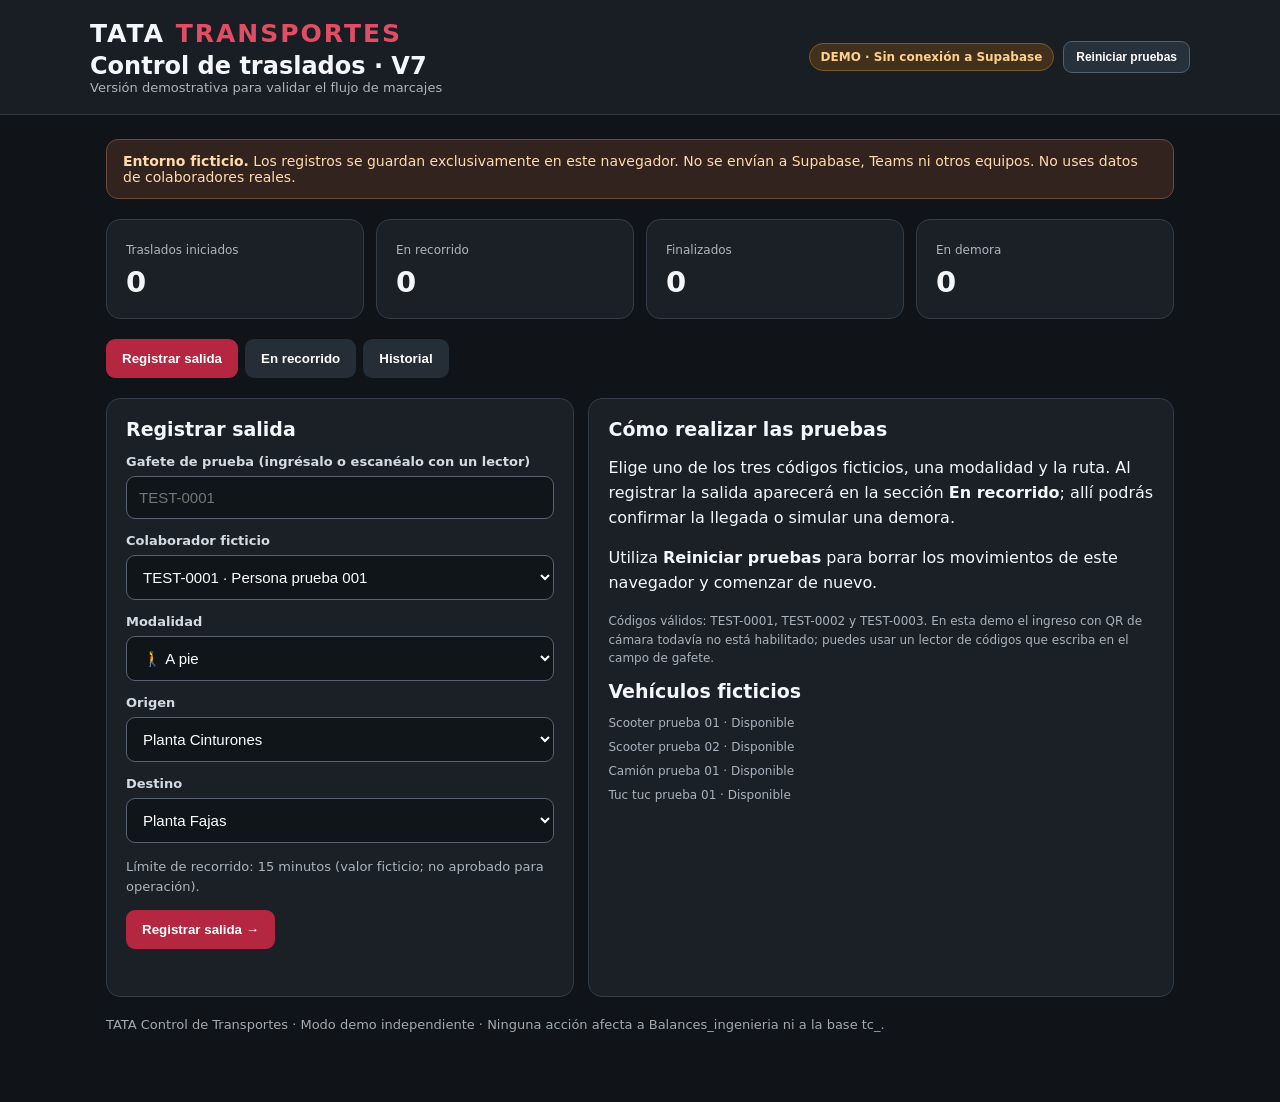
<file: demo.html>
<!doctype html>
<html lang="es">
<head>
<meta charset="UTF-8"><meta name="viewport" content="width=device-width,initial-scale=1">
<title>TATA | Transportes · Demo V7</title>
<style>
:root{font-family:Inter,ui-sans-serif,system-ui,-apple-system,Segoe UI,Arial,sans-serif;color:#f5f6fa;background:#101317}
*{box-sizing:border-box}body{margin:0}header{background:#191e24;border-bottom:1px solid #303944;padding:19px max(16px,calc((100% - 1100px)/2));display:flex;align-items:center;justify-content:space-between;gap:12px;flex-wrap:wrap}h1{font-size:24px;margin:4px 0 0}h2{font-size:19px;margin:0 0 14px}p{line-height:1.55}.sub{color:#aab5bf;font-size:13px}.brand{font-weight:900;font-size:25px;letter-spacing:.08em}.brand span{color:#e14e64}.tag{display:inline-block;background:#41301b;color:#ffd18c;border:1px solid #805829;border-radius:100px;padding:6px 11px;font-weight:650;font-size:12px}main{max-width:1100px;margin:auto;padding:24px 16px 50px}.notice{background:#32231e;border:1px solid #704a38;border-radius:12px;padding:13px 16px;color:#ffdaaa;font-size:14px;margin-bottom:20px}.stats{display:grid;grid-template-columns:repeat(4,1fr);gap:12px}.stat,.panel{background:#1b2027;border:1px solid #343c48;border-radius:14px;padding:19px}.stat b{display:block;font-size:29px;margin-top:7px}.stat span{font-size:12px;color:#abb6c1}.split{display:grid;grid-template-columns:1fr 1.25fr;gap:14px;margin-top:14px}.field{display:flex;flex-direction:column;gap:7px;margin:14px 0}label{font-size:13px;color:#d2dbe4;font-weight:600}select,input{width:100%;background:#10151a;border:1px solid #586171;color:white;border-radius:9px;padding:12px;font-size:15px}button{cursor:pointer;border:0;border-radius:9px;background:#b52640;color:#fff;font-weight:750;padding:12px 16px}button:disabled{opacity:.5;cursor:not-allowed}.outline{background:#27313c;border:1px solid #55606d}.small{padding:8px 12px;font-size:12px}.controls{display:flex;flex-wrap:wrap;align-items:center;gap:9px}.routes{font-size:13px;color:#aab5bf}.rows{display:flex;flex-direction:column;gap:10px}.item{border:1px solid #394450;border-radius:10px;padding:12px;display:flex;align-items:center;justify-content:space-between;gap:12px;flex-wrap:wrap}.item strong{display:block;margin-bottom:4px}.item .meta{color:#b8c2cd;font-size:12px;line-height:1.5}.late{color:#ff8e8e}.ok{color:#80d4a5}.tiny{font-size:12px;color:#a7b3be}.tabs{display:flex;flex-wrap:wrap;gap:7px;margin:20px 0}.tab{background:#252d37}.tab.active{background:#b52640}.hide{display:none!important}.foot{padding:20px 0;color:#9dabb6;font-size:13px}#message{min-height:18px;font-size:13px;color:#a9e0bd;margin-top:10px}.right{text-align:right}@media(max-width:720px){.stats{grid-template-columns:repeat(2,1fr)}.split{grid-template-columns:1fr}.stat{padding:14px}header{padding:16px}.item{align-items:flex-start}h1{font-size:21px}}
</style>
</head><body>
<header><div><div class="brand">TATA <span>TRANSPORTES</span></div><h1>Control de traslados · V7</h1><div class="sub">Versión demostrativa para validar el flujo de marcajes</div></div><div class="controls"><span class="tag">DEMO · Sin conexión a Supabase</span><button class="outline small" id="reset">Reiniciar pruebas</button></div></header>
<main>
<div class="notice"><strong>Entorno ficticio.</strong> Los registros se guardan exclusivamente en este navegador. No se envían a Supabase, Teams ni otros equipos. No uses datos de colaboradores reales.</div>
<div class="stats">
<div class="stat"><span>Traslados iniciados</span><b id="total">0</b></div>
<div class="stat"><span>En recorrido</span><b id="active">0</b></div>
<div class="stat"><span>Finalizados</span><b id="done">0</b></div>
<div class="stat"><span>En demora</span><b id="late">0</b></div>
</div>
<div class="tabs"><button class="tab active" data-tab="registrar">Registrar salida</button><button class="tab" data-tab="en-curso">En recorrido</button><button class="tab" data-tab="historial">Historial</button></div>
<div class="split" id="registrar">
<section class="panel"><h2>Registrar salida</h2>
<div class="field"><label for="badge">Gafete de prueba (ingrésalo o escanéalo con un lector)</label><input id="badge" list="codes" placeholder="TEST-0001" autocomplete="off"><datalist id="codes"><option value="TEST-0001"><option value="TEST-0002"><option value="TEST-0003"></datalist></div>
<div class="field"><label for="person">Colaborador ficticio</label><select id="person"><option value="TEST-0001">TEST-0001 · Persona prueba 001</option><option value="TEST-0002">TEST-0002 · Persona prueba 002</option><option value="TEST-0003">TEST-0003 · Persona prueba 003</option></select></div>
<div class="field"><label for="mode">Modalidad</label><select id="mode"><option value="pie">🚶 A pie</option><option value="scooter">🛴 Scooter</option><option value="camion">🚚 Camión</option><option value="tuctuc">🛺 Tuc tuc</option></select></div>
<div class="field" id="vehicleWrap"><label for="vehicle">Vehículo</label><select id="vehicle"></select></div>
<div class="field"><label for="origin">Origen</label><select id="origin"></select></div>
<div class="field"><label for="dest">Destino</label><select id="dest"></select></div>
<p class="routes" id="limitText"></p><button id="depart">Registrar salida →</button><div id="message"></div>
</section>
<section class="panel"><h2>Cómo realizar las pruebas</h2><p>Elige uno de los tres códigos ficticios, una modalidad y la ruta. Al registrar la salida aparecerá en la sección <strong>En recorrido</strong>; allí podrás confirmar la llegada o simular una demora.</p><p>Utiliza <strong>Reiniciar pruebas</strong> para borrar los movimientos de este navegador y comenzar de nuevo.</p><p class="tiny">Códigos válidos: TEST-0001, TEST-0002 y TEST-0003. En esta demo el ingreso con QR de cámara todavía no está habilitado; puedes usar un lector de códigos que escriba en el campo de gafete.</p><h2>Vehículos ficticios</h2><div id="fleet" class="rows"></div></section>
</div>
<section id="en-curso" class="panel hide"><h2>Traslados en recorrido</h2><div id="running" class="rows"></div></section>
<section id="historial" class="panel hide"><h2>Historial de marcajes</h2><div id="history" class="rows"></div></section>
<div class="foot">TATA Control de Transportes · Modo demo independiente · Ninguna acción afecta a Balances_ingenieria ni a la base tc_.</div>
</main>
<script>
(function(){
'use strict';
var KEY='tata_transportes_demo_v7';
var places=['Planta Cinturones','Planta Fajas','Estacion de Carga'];
var personnel={'TEST-0001':'Persona prueba 001','TEST-0002':'Persona prueba 002','TEST-0003':'Persona prueba 003'};
var modes={pie:'A pie',scooter:'Scooter',camion:'Camión',tuctuc:'Tuc tuc'};
var limits={pie:15,scooter:7,camion:12,tuctuc:10};
var vehicles=[{id:'TC-TEST-SCT-001',kind:'scooter',name:'Scooter prueba 01'},{id:'TC-TEST-SCT-002',kind:'scooter',name:'Scooter prueba 02'},{id:'TC-TEST-CAM-001',kind:'camion',name:'Camión prueba 01'},{id:'TC-TEST-TUC-001',kind:'tuctuc',name:'Tuc tuc prueba 01'}];
var data;
try{data=JSON.parse(localStorage.getItem(KEY)||'[]');if(!Array.isArray(data))data=[];}catch(e){data=[];}
var $=function(id){return document.getElementById(id);};
function save(){try{localStorage.setItem(KEY,JSON.stringify(data));}catch(e){notify('No se pudo guardar el ensayo en este navegador.',true)}}
function el(tag,txt){var node=document.createElement(tag);if(txt!==undefined)node.textContent=String(txt);return node;}
function notify(msg,error){$('message').textContent=msg;$('message').style.color=error?'#ff8e8e':'#a9e0bd';}
function setOptions(select,items){select.textContent='';items.forEach(function(v){var opt=el('option',v.label||v.name||v);opt.value=v.id||v;select.append(opt)})}
setOptions($('origin'),places);setOptions($('dest'),places);$('dest').selectedIndex=1;
function vehicleList(){var kind=$('mode').value;var available=vehicles.filter(function(v){return v.kind===kind;});setOptions($('vehicle'),available.map(function(v){return {id:v.id,label:v.name+' · '+v.id}}));$('vehicleWrap').classList.toggle('hide',kind==='pie');$('limitText').textContent='Límite de recorrido: '+limits[kind]+' minutos (valor ficticio; no aprobado para operación).';}
$('mode').addEventListener('change',vehicleList);vehicleList();
$('badge').addEventListener('change',function(){var code=this.value.trim().toUpperCase();if(personnel[code]){$('person').value=code;notify('Código identificado: '+personnel[code])}else{notify('Código desconocido; utiliza TEST-0001, TEST-0002 o TEST-0003.',true)}});
function activeTrips(){return data.filter(function(x){return !x.arrival})}
function fmt(ms){return new Date(ms).toLocaleString('es-GT',{timeZone:'America/Guatemala',dateStyle:'short',timeStyle:'short'})}
function mins(x){return Math.max(0,Math.floor((Date.now()-x.departure)/60000))}
function isLate(x){return !x.arrival&&mins(x)>x.limit}
function itemLine(x,arrived){var wrap=el('div');wrap.className='item';var left=el('div');left.append(el('strong',personnel[x.person]+' · '+modes[x.mode]));var meta=el('div',x.origin+' → '+(x.actualDest||x.dest)+' · '+x.person+(x.vehicle?' · '+x.vehicle:'')+' · '+fmt(x.departure));meta.className='meta';left.append(meta);var time=el('div',arrived?'Duración: '+Math.floor((x.arrival-x.departure)/60000)+' min':(isLate(x)?'Demorado · ':'En curso · ')+mins(x)+' min / '+x.limit+' min');time.className=isLate(x)?'late':'ok';left.append(time);wrap.append(left);if(!arrived){var controls=el('div');controls.className='controls';var complete=el('button','Confirmar llegada');complete.className='small';complete.onclick=function(){completeArrival(x.id)};var delay=el('button','Simular demora');delay.className='outline small';delay.onclick=function(){x.departure=Date.now()-(x.limit+2)*60000;save();render()};controls.append(complete,delay);wrap.append(controls)}return wrap;}
function render(){var active=activeTrips();$('total').textContent=data.length;$('active').textContent=active.length;$('done').textContent=data.length-active.length;$('late').textContent=active.filter(isLate).length;var a=$('running');a.textContent='';if(!active.length)a.append(el('p','No hay traslados en curso. Registra una salida para comenzar.'));active.slice().reverse().forEach(function(x){a.append(itemLine(x,false))});var h=$('history');h.textContent='';if(!data.length)h.append(el('p','Todavía no hay marcajes de prueba.'));data.slice().reverse().forEach(function(x){h.append(itemLine(x,Boolean(x.arrival)))});var fleet=$('fleet');fleet.textContent='';vehicles.forEach(function(v){var busy=active.some(function(x){return x.vehicle===v.id});var row=el('div',v.name+' · '+(busy?'En uso':'Disponible'));row.className='tiny '+(busy?'late':'ok');fleet.append(row)})}
function completeArrival(id){var entry=data.find(function(x){return x.id===id});if(!entry||entry.arrival)return;entry.arrival=Date.now();entry.actualDest=entry.dest;save();render();showTab('historial');notify('Llegada confirmada de '+entry.person+'.')}
function showTab(tab){['registrar','en-curso','historial'].forEach(function(x){$(x).classList.toggle('hide',x!==tab)});document.querySelectorAll('.tab').forEach(function(b){b.classList.toggle('active',b.getAttribute('data-tab')===tab)})}
document.querySelectorAll('.tab').forEach(function(b){b.addEventListener('click',function(){showTab(b.getAttribute('data-tab'));render()})});
$('depart').onclick=function(){
var raw=$('badge').value.trim().toUpperCase();var person=raw||$('person').value;var mode=$('mode').value;var vehicle=mode==='pie'?null:$('vehicle').value;var origin=$('origin').value;var dest=$('dest').value;
if(!personnel[person])return notify('El gafete no existe en el catálogo ficticio.',true);
if(origin===dest)return notify('El origen y destino deben ser diferentes.',true);
if(activeTrips().some(function(x){return x.person===person}))return notify('Esta persona ya tiene un traslado en curso.',true);
if(mode!=='pie'&&!vehicle)return notify('Selecciona un vehículo.',true);
if(vehicle&&activeTrips().some(function(x){return x.vehicle===vehicle}))return notify('El vehículo ya está asignado a un traslado.',true);
data.push({id:'DEMO-'+Date.now()+'-'+Math.floor(Math.random()*100000),person:person,mode:mode,vehicle:vehicle,origin:origin,dest:dest,limit:limits[mode],departure:Date.now(),arrival:null});
save();$('badge').value='';render();showTab('en-curso');notify('Salida registrada correctamente: '+person+'.');
};
$('reset').onclick=function(){if(confirm('¿Borrar todos los marcajes ficticios guardados en este navegador?')){data=[];save();render();showTab('registrar');notify('Se reiniciaron los datos de prueba.')}};
render();setInterval(render,30000);
})();
</script>
</body></html>
</file>
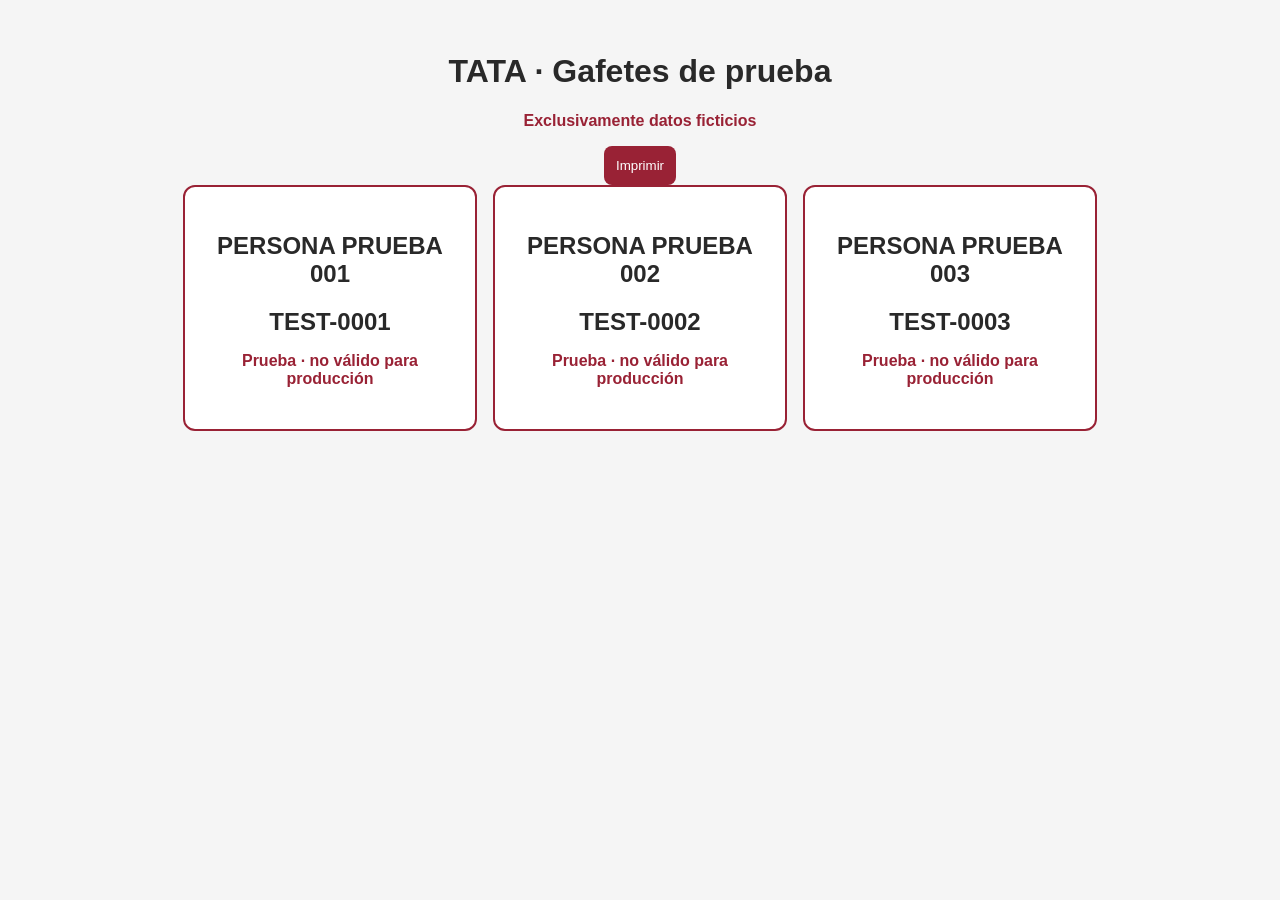
<file: gafetes_prueba.html>
<!doctype html><html lang="es"><head><meta charset="utf-8"><meta name="viewport" content="width=device-width,initial-scale=1"><title>TATA | Gafetes de prueba</title><style>body{font-family:Arial,sans-serif;background:#f5f5f5;text-align:center;padding:24px;color:#292929}main{display:flex;flex-wrap:wrap;gap:16px;justify-content:center}.card{padding:25px;background:white;border:2px solid #992235;border-radius:12px;width:240px}strong{font-size:24px}p{color:#992235;font-weight:bold}button{padding:12px;background:#992235;color:white;border:0;border-radius:8px}@media print{button{display:none}}</style></head><body><h1>TATA · Gafetes de prueba</h1><p>Exclusivamente datos ficticios</p><button onclick="print()">Imprimir</button><main><section class="card"><h2>PERSONA PRUEBA 001</h2><strong>TEST-0001</strong><p>Prueba · no válido para producción</p></section><section class="card"><h2>PERSONA PRUEBA 002</h2><strong>TEST-0002</strong><p>Prueba · no válido para producción</p></section><section class="card"><h2>PERSONA PRUEBA 003</h2><strong>TEST-0003</strong><p>Prueba · no válido para producción</p></section></main></body></html>
</file>
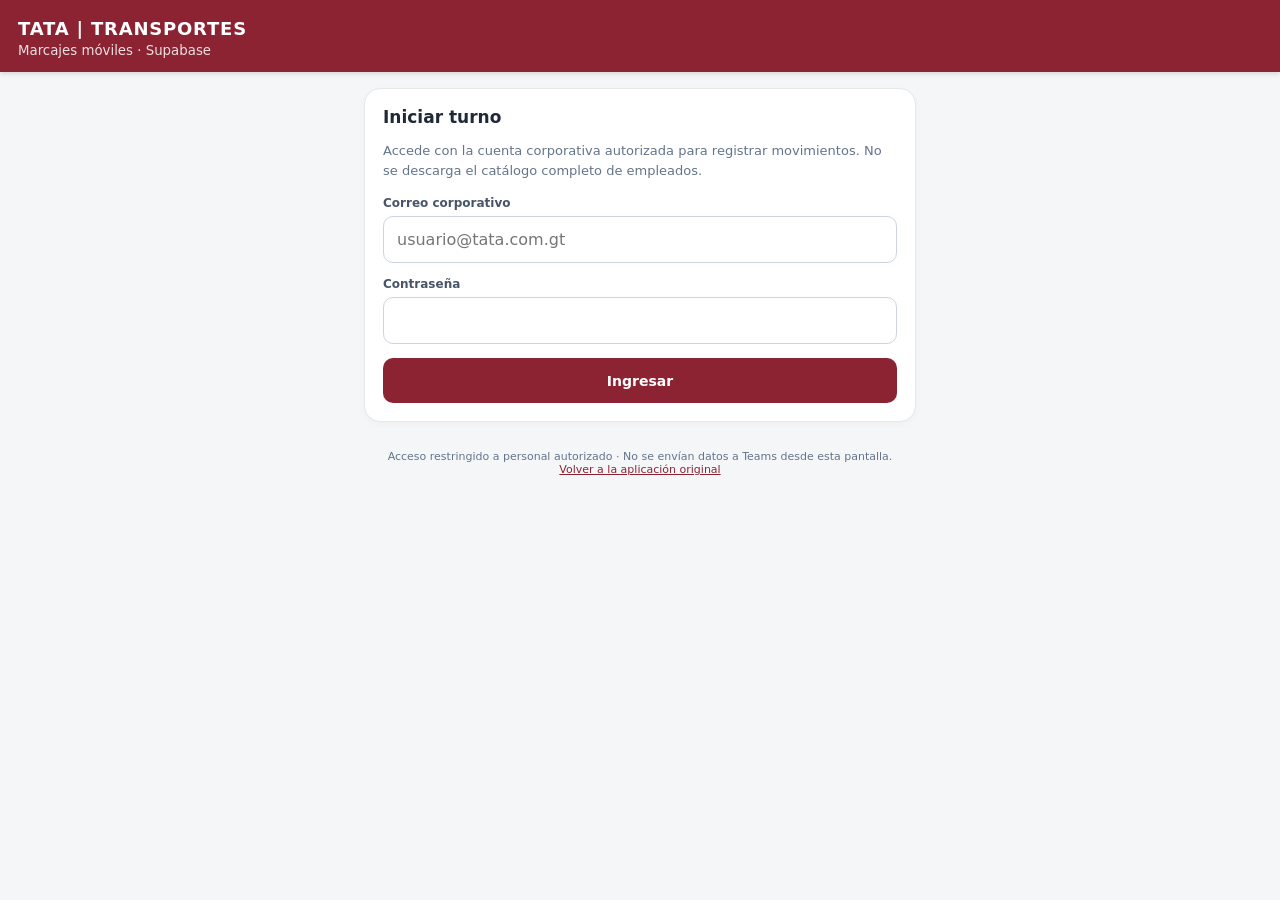
<file: marcaje-movil.html>
<!DOCTYPE html>
<html lang="es"><head><meta charset="utf-8"><meta name="viewport" content="width=device-width, initial-scale=1, viewport-fit=cover">
<meta name="theme-color" content="#8c2333"><meta http-equiv="Cache-Control" content="no-store">
<title>TATA | Marcajes móviles</title>
<style>
:root{font-family:system-ui,-apple-system,'Segoe UI',sans-serif;color:#1f2937;background:#f5f6f8;color-scheme:light}
*{box-sizing:border-box}body{margin:0;min-height:100svh;background:#f5f6f8}
header{background:#8c2333;color:white;padding:18px 18px 14px;position:sticky;top:0;z-index:10;box-shadow:0 2px 5px #0002}
header strong{font-size:18px;letter-spacing:.8px}header small{display:block;opacity:.86;margin-top:4px}
main{padding:16px 14px 38px;max-width:580px;margin:auto}.card{background:white;border-radius:16px;padding:18px;margin-bottom:14px;border:1px solid #e5e7eb;box-shadow:0 2px 7px #00000008}
h2{font-size:17px;margin:0 0 14px}p{font-size:13px;line-height:1.5;color:#64748b;margin:8px 0 16px}
label{display:block;font-size:12px;color:#475569;font-weight:700;margin-bottom:6px}
input,select{border:1.5px solid #cbd5e1;background:#fff;border-radius:10px;width:100%;font:inherit;font-size:16px;padding:13px;margin:0 0 14px;color:#111827}
input:focus,select:focus{outline:2px solid #8c2333;outline-offset:0}
button{border:0;border-radius:10px;padding:13px 16px;font:inherit;font-size:14px;font-weight:700;min-height:45px;cursor:pointer}
button:disabled{opacity:.55;cursor:wait}.primary{color:white;background:#8c2333;width:100%}.secondary{background:#f3f4f6;color:#374151;border:1px solid #d1d5db}
.controls{display:flex;gap:9px}.controls>*{flex:1}.plants{display:grid;grid-template-columns:1fr 1fr;gap:10px;margin:10px 0 16px}
.plants button{padding:16px 8px;text-align:center;border:2px solid #e5e7eb;background:#fff;min-height:68px}
.plants button.active{border-color:#8c2333;background:#fff0f2;color:#8c2333}
.hint{font-size:12px;color:#64748b;margin-bottom:12px}.tag{display:inline-block;font-size:11px;padding:4px 9px;border-radius:20px;background:#f3f4f6;color:#475569;font-weight:700}
#status{border-radius:11px;padding:13px;font-size:13px;line-height:1.5;background:#f1f5f9;display:none;margin-bottom:14px;overflow-wrap:anywhere}
#status.ok{background:#ecfdf5;color:#065f46;display:block}#status.err{background:#fef2f2;color:#991b1b;display:block}#status.info{background:#eff6ff;color:#1e40af;display:block}
#cameraWrap{display:none;position:relative;margin:10px 0 14px;background:#111827;border-radius:12px;overflow:hidden}
#cameraWrap video{width:100%;max-height:290px;object-fit:cover;display:block}
#cameraWrap span{position:absolute;bottom:8px;left:8px;right:8px;text-align:center;background:#0009;color:white;font-size:12px;padding:7px;border-radius:7px}
#badge{font-size:22px;font-weight:750;text-align:center;letter-spacing:1px}
#day{margin:0}.history{padding:0;list-style:none;margin:10px 0 0}.history li{padding:13px 0;border-bottom:1px solid #e5e7eb;font-size:13px}.history li:last-child{border-bottom:0}
.small{font-size:12px;color:#64748b;margin-top:3px}
#login,#work{display:none}#identity{color:white;font-size:11px;float:right;opacity:.9}
.footer{font-size:11px;color:#64748b;text-align:center;padding:14px 0}
a{color:#8c2333} .hidden{display:none!important}
</style>
</head>
<body><header><span id="identity"></span><strong>TATA | TRANSPORTES</strong><small>Marcajes móviles · Supabase</small></header>
<main>
<section id="login" class="card">
<h2>Iniciar turno</h2><p>Accede con la cuenta corporativa autorizada para registrar movimientos. No se descarga el catálogo completo de empleados.</p>
<form id="loginForm" autocomplete="on">
<label for="email">Correo corporativo</label><input id="email" name="username" type="email" placeholder="usuario@tata.com.gt" autocomplete="username" required>
<label for="password">Contraseña</label><input id="password" name="password" type="password" autocomplete="current-password" required>
<button id="loginBtn" class="primary" type="submit">Ingresar</button>
</form>
</section>
<section id="work">
<div class="card">
<div class="controls" style="align-items:center;justify-content:space-between"><h2 style="margin:0">Ubicación del turno</h2><button id="logoutBtn" type="button" class="secondary">Salir</button></div>
<p>Selecciona dónde estás realizando los marcajes. Si cambias de planta, actualízala aquí.</p>
<div class="plants"><button type="button" data-planta="Planta Cinturones">🏭 Planta Cinturones</button><button type="button" data-planta="Planta Fajas">🏭 Planta Fajas</button></div>
<div id="plantaLabel" class="hint">No se ha seleccionado planta.</div>
<label for="modalidad">Transporte habitual para salidas</label>
<select id="modalidad"><option value="pie">A pie</option><option value="scooter">Scooter</option><option value="camion">Camión</option><option value="tuctuc">Tuc tuc</option></select>
</div>
<div class="card">
<h2>Escanear gafete</h2>
<p>El sistema identifica al empleado mediante Supabase y registra automáticamente la salida o llegada según el último movimiento abierto.</p>
<div id="cameraWrap"><video id="camera" autoplay muted playsinline></video><span>Coloca el QR o código de barras del gafete frente a la cámara</span></div>
<div class="controls" style="margin-bottom:14px">
<button id="scanBtn" type="button" class="primary">📷 Abrir cámara</button>
<button id="stopBtn" type="button" class="secondary hidden">Cerrar cámara</button>
</div>
<label for="badge">Código del gafete (alternativa manual)</label>
<form id="markForm"><input id="badge" type="text" inputmode="numeric" pattern="[0-9]*" autocomplete="off" placeholder="Escanea o escribe el código" required>
<button id="markBtn" class="primary" type="submit">Registrar movimiento</button></form>
</div>
<div class="card"><h2>Historial por día</h2><label for="day">Seleccionar fecha</label>
<div class="controls"><input id="day" type="date" required><button id="refreshBtn" class="secondary" type="button">Consultar</button></div>
<div id="historyCount" class="hint" style="margin-top:12px"></div>
<ul id="history" class="history"></ul>
</div>
</section>
<div id="status" role="status" aria-live="polite"></div>
<div class="footer">Acceso restringido a personal autorizado · No se envían datos a Teams desde esta pantalla.<br><a href="./">Volver a la aplicación original</a></div>
</main>
<script>
'use strict';
const ENDPOINT='https://ezhlltgcqektrclgzhfi.supabase.co/functions/v1/tc-movil';
const $=(id)=>document.getElementById(id);
let token=null,expires=0,planta='',stream=null,scanTimer=null,busy=false;
const buttonBusy=(id,state,label)=>{const b=$(id); b.disabled=state;if(label)b.textContent=label;};
function notice(msg,type='info'){const n=$('status');n.className=type;n.textContent=msg;n.scrollIntoView({behavior:'smooth',block:'nearest'});}
function showLogin(){$('login').style.display='block';$('work').style.display='none';$('identity').textContent='';}
function showWork(profile){$('login').style.display='none';$('work').style.display='block';$('identity').textContent=profile.nombre||profile.rol;$('password').value='';}
function localDay(d=new Date()){const p=new Intl.DateTimeFormat('en-GB',{timeZone:'America/Guatemala',year:'numeric',month:'2-digit',day:'2-digit'}).formatToParts(d);const k=Object.fromEntries(p.map(x=>[x.type,x.value]));return k.year+'-'+k.month+'-'+k.day;}
$('day').value=localDay();
async function api(action,data={},authenticated=true){
  if(authenticated&&(!token||Date.now()>=(expires-30000))){token=null;showLogin();throw Error('Tu sesión ha expirado. Inicia sesión otra vez.');}
  let resp;
  try{resp=await fetch(ENDPOINT,{method:'POST',headers:{'Content-Type':'application/json',...(authenticated?{'Authorization':'Bearer '+token}:{})},body:JSON.stringify({action,...data}),cache:'no-store'});}
  catch{throw Error('Sin conexión al servidor. Verifica el internet del celular.');}
  let result;try{result=await resp.json();}catch{throw Error('Respuesta no válida del servidor.');}
  if(!resp.ok){if(resp.status===401){token=null;showLogin();}throw Error(result.error||'Error de operación ('+resp.status+')');}
  return result;
}
$('loginForm').addEventListener('submit',async(e)=>{
  e.preventDefault();buttonBusy('loginBtn',true,'Ingresando…');
  try{const r=await api('login',{email:$('email').value,password:$('password').value},false);
    token=r.token;expires=Number(r.expires_at)*1000;showWork(r.perfil);notice('Sesión iniciada. Selecciona tu planta antes de escanear.','ok');
    await getHistory();
  }catch(err){notice(err.message,'err');}finally{buttonBusy('loginBtn',false,'Ingresar');}
});
const plants=[...document.querySelectorAll('[data-planta]')];
plants.forEach(b=>b.addEventListener('click',()=>{
  planta=b.dataset.planta;plants.forEach(x=>x.classList.toggle('active',x===b));
  $('plantaLabel').textContent='Marcando desde: '+planta;notice('Ubicación del turno: '+planta,'ok');
}));
$('logoutBtn').addEventListener('click',()=>{stopCamera();token=null;expires=0;planta='';plants.forEach(x=>x.classList.remove('active'));$('plantaLabel').textContent='No se ha seleccionado planta.';showLogin();notice('Sesión cerrada.','info');});
async function registrar(code){
 if(busy)return;
 if(!planta){notice('Antes de escanear, selecciona Planta Cinturones o Planta Fajas.','err');return;}
 code=String(code||'').trim();if(!/^[0-9]{1,8}$/.test(code)){notice('El gafete debe contener un código numérico válido.','err');return;}
 busy=true;buttonBusy('markBtn',true,'Registrando…');
 try{const res=await api('marcar',{codigo:code,planta,modalidad:$('modalidad').value});
 const r=res.movimiento||{};
 notice((r.tipo==='salida'?'SALIDA':'LLEGADA')+' registrada: '+(r.nombre||code)+' · '+(r.departamento||'Sin departamento')+' · '+(r.planta||planta)+' · '+new Date(r.fecha).toLocaleTimeString('es-GT',{timeZone:'America/Guatemala'}),'ok');
 $('badge').value='';await getHistory();
 }catch(err){notice(err.message,'err');}finally{busy=false;buttonBusy('markBtn',false,'Registrar movimiento');}
}
$('markForm').addEventListener('submit',e=>{e.preventDefault();registrar($('badge').value);});
async function getHistory(){
 const day=$('day').value;if(!day)return;
 buttonBusy('refreshBtn',true,'Cargando…');
 try{const r=await api('historial',{dia:day});const list=$('history');
   list.replaceChildren();(r.historial||[]).forEach(row=>{const li=document.createElement('li');const title=document.createElement('strong');title.textContent=(row.tipo==='salida'?'↗ SALIDA':'↙ LLEGADA')+' · '+row.codigo;
   const det=document.createElement('div');det.className='small';det.textContent=row.planta+' · '+(row.modalidad||'')+' · '+new Date(row.marcado_at).toLocaleString('es-GT',{timeZone:'America/Guatemala',hour:'2-digit',minute:'2-digit'});li.append(title,det);list.append(li);});
   $('historyCount').textContent=(r.total||0)+' movimiento(s) registrados en esta fecha'+(r.limitado?' (límite de consulta alcanzado)':'');
 }catch(err){notice(err.message,'err');}finally{buttonBusy('refreshBtn',false,'Consultar');}
}
$('refreshBtn').addEventListener('click',getHistory);
$('day').addEventListener('change',getHistory);
function stopCamera(){if(scanTimer){clearInterval(scanTimer);scanTimer=null;}if(stream){stream.getTracks().forEach(t=>t.stop());stream=null;}
  $('cameraWrap').style.display='none';$('scanBtn').classList.remove('hidden');$('stopBtn').classList.add('hidden');$('camera').srcObject=null;}
$('stopBtn').addEventListener('click',stopCamera);
$('scanBtn').addEventListener('click',async()=>{
 if(!planta){notice('Selecciona primero tu planta.','err');return;}
 if(!('BarcodeDetector' in window)){notice('Este navegador no admite lectura de QR con su detector integrado. Puedes ingresar el código manualmente. Para cámara prueba Chrome en Android.','err');return;}
 let detector;try{const supported=await BarcodeDetector.getSupportedFormats();
   const formats=['qr_code','code_128','code_39','ean_13','ean_8','pdf417'].filter(x=>supported.includes(x));
   if(!formats.length)throw Error('Formato de gafete no compatible');detector=new BarcodeDetector({formats});
   stream=await navigator.mediaDevices.getUserMedia({video:{facingMode:{ideal:'environment'}},audio:false});
   const video=$('camera');video.srcObject=stream;await video.play();
   $('cameraWrap').style.display='block';$('scanBtn').classList.add('hidden');$('stopBtn').classList.remove('hidden');
   notice('Cámara activa. Enfoca el gafete para registrar el movimiento.','info');
   let reading=false;
   scanTimer=setInterval(async()=>{if(reading||busy||!stream||video.readyState<2)return;reading=true;
      try{const codes=await detector.detect(video);if(codes.length){const v=String(codes[0].rawValue||'').trim();stopCamera();$('badge').value=v;await registrar(v);}}
      catch{}finally{reading=false;}},350);
 }catch(err){stopCamera();notice('No se pudo abrir la cámara: '+err.message+'. Puedes introducir el código manualmente.','err');}
});
window.addEventListener('beforeunload',stopCamera);
showLogin();
</script></body></html>
</file>
